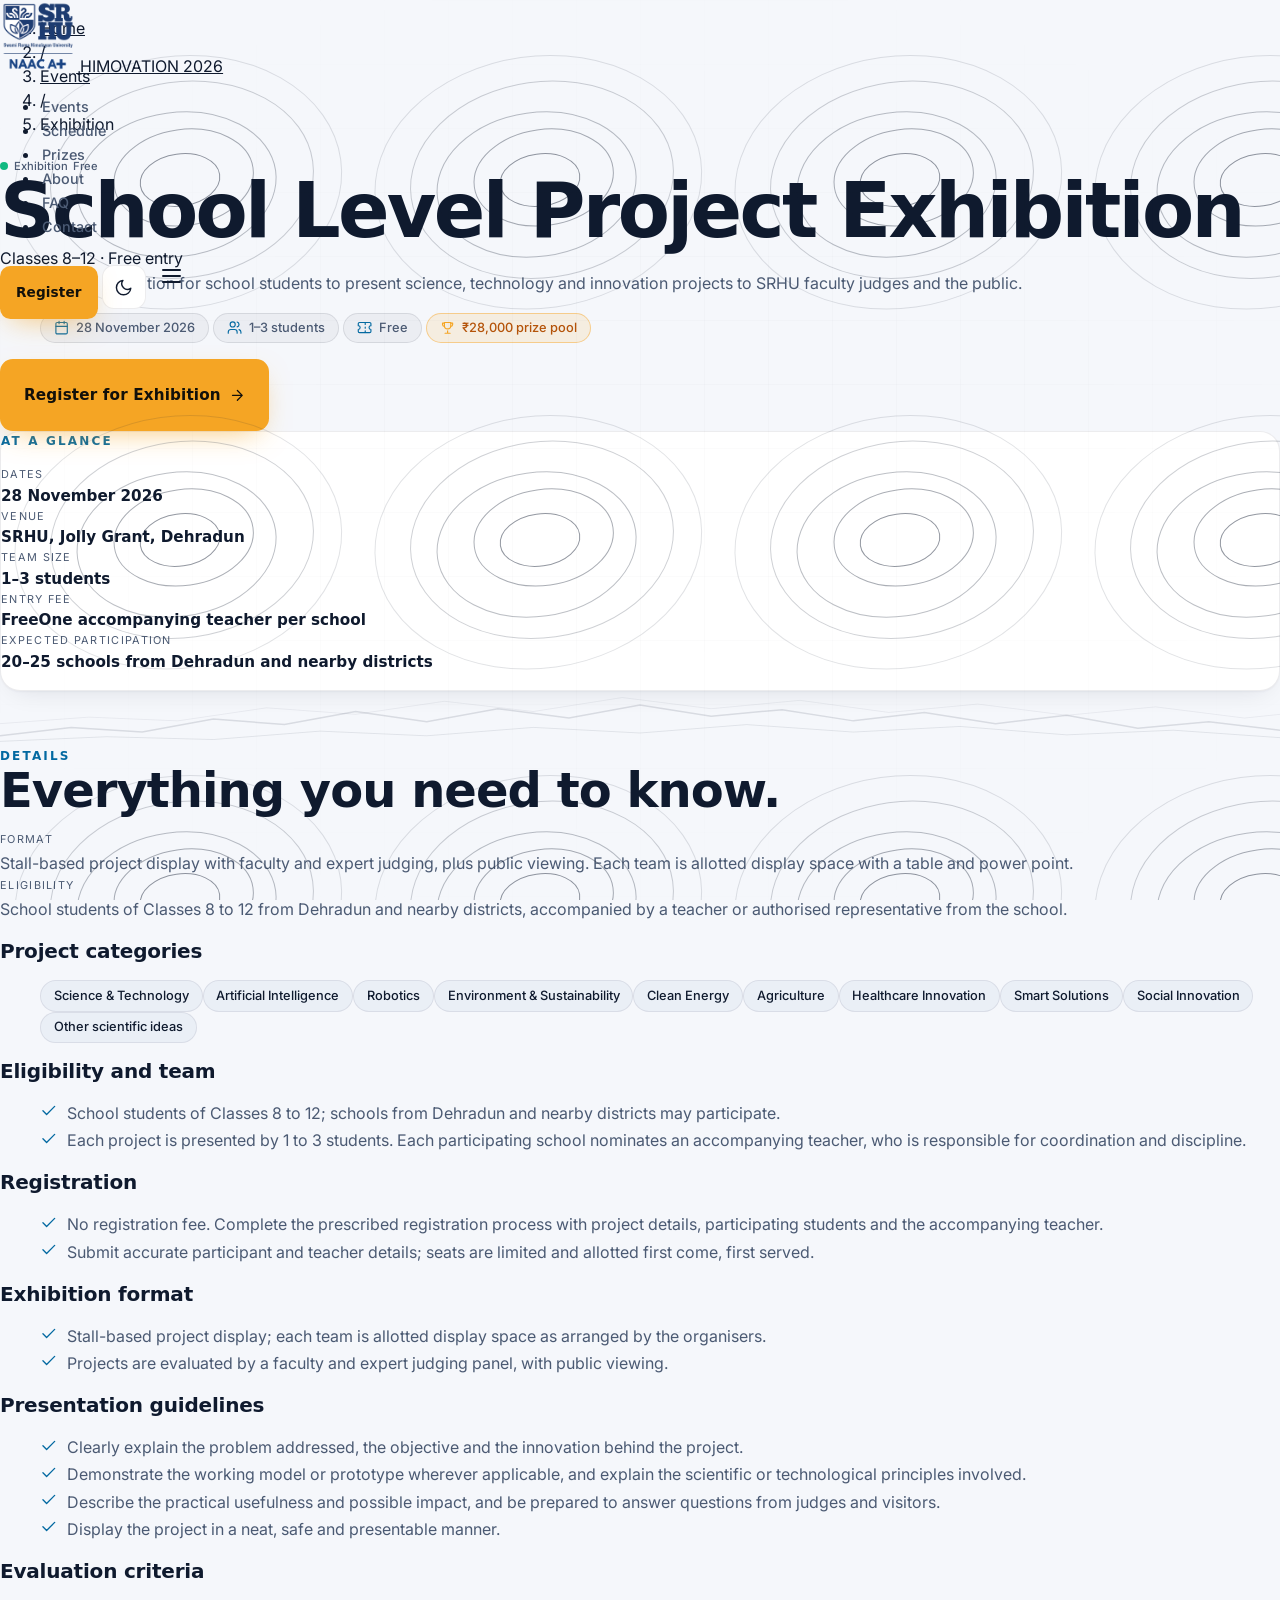
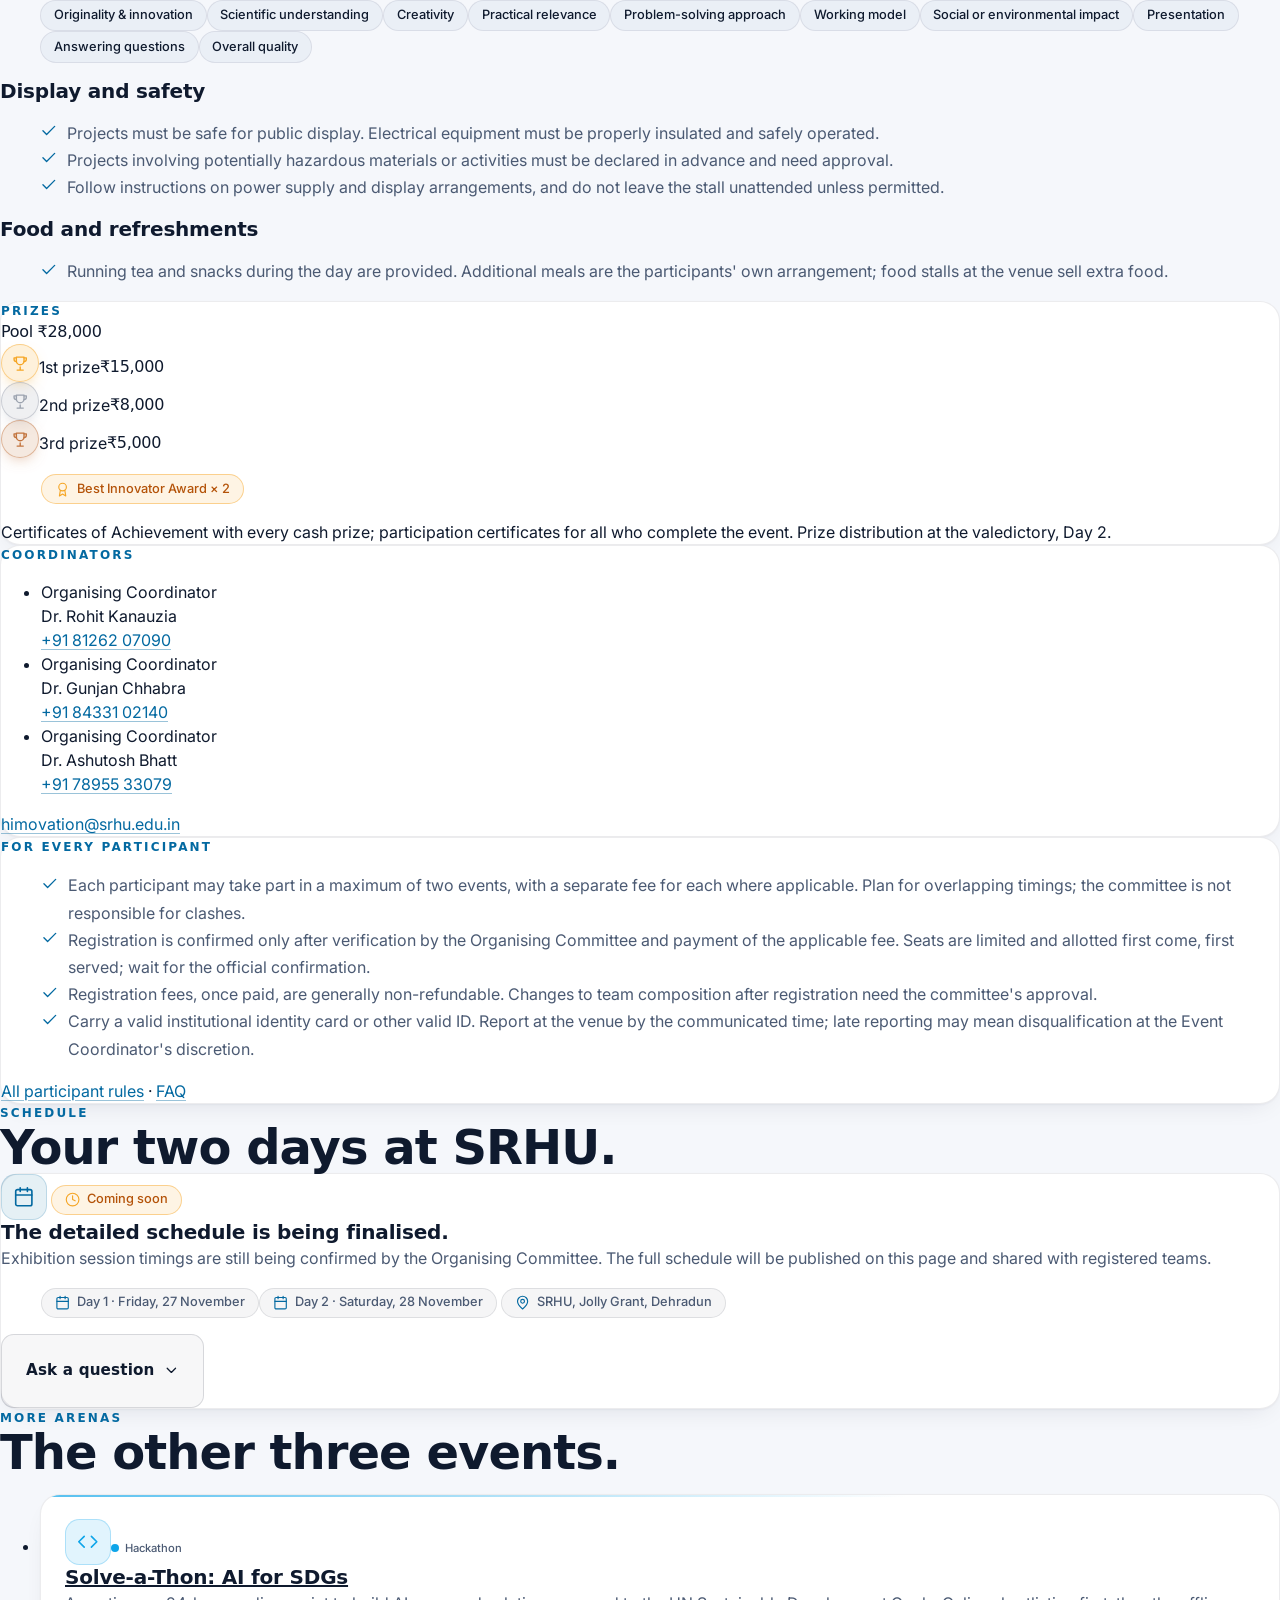
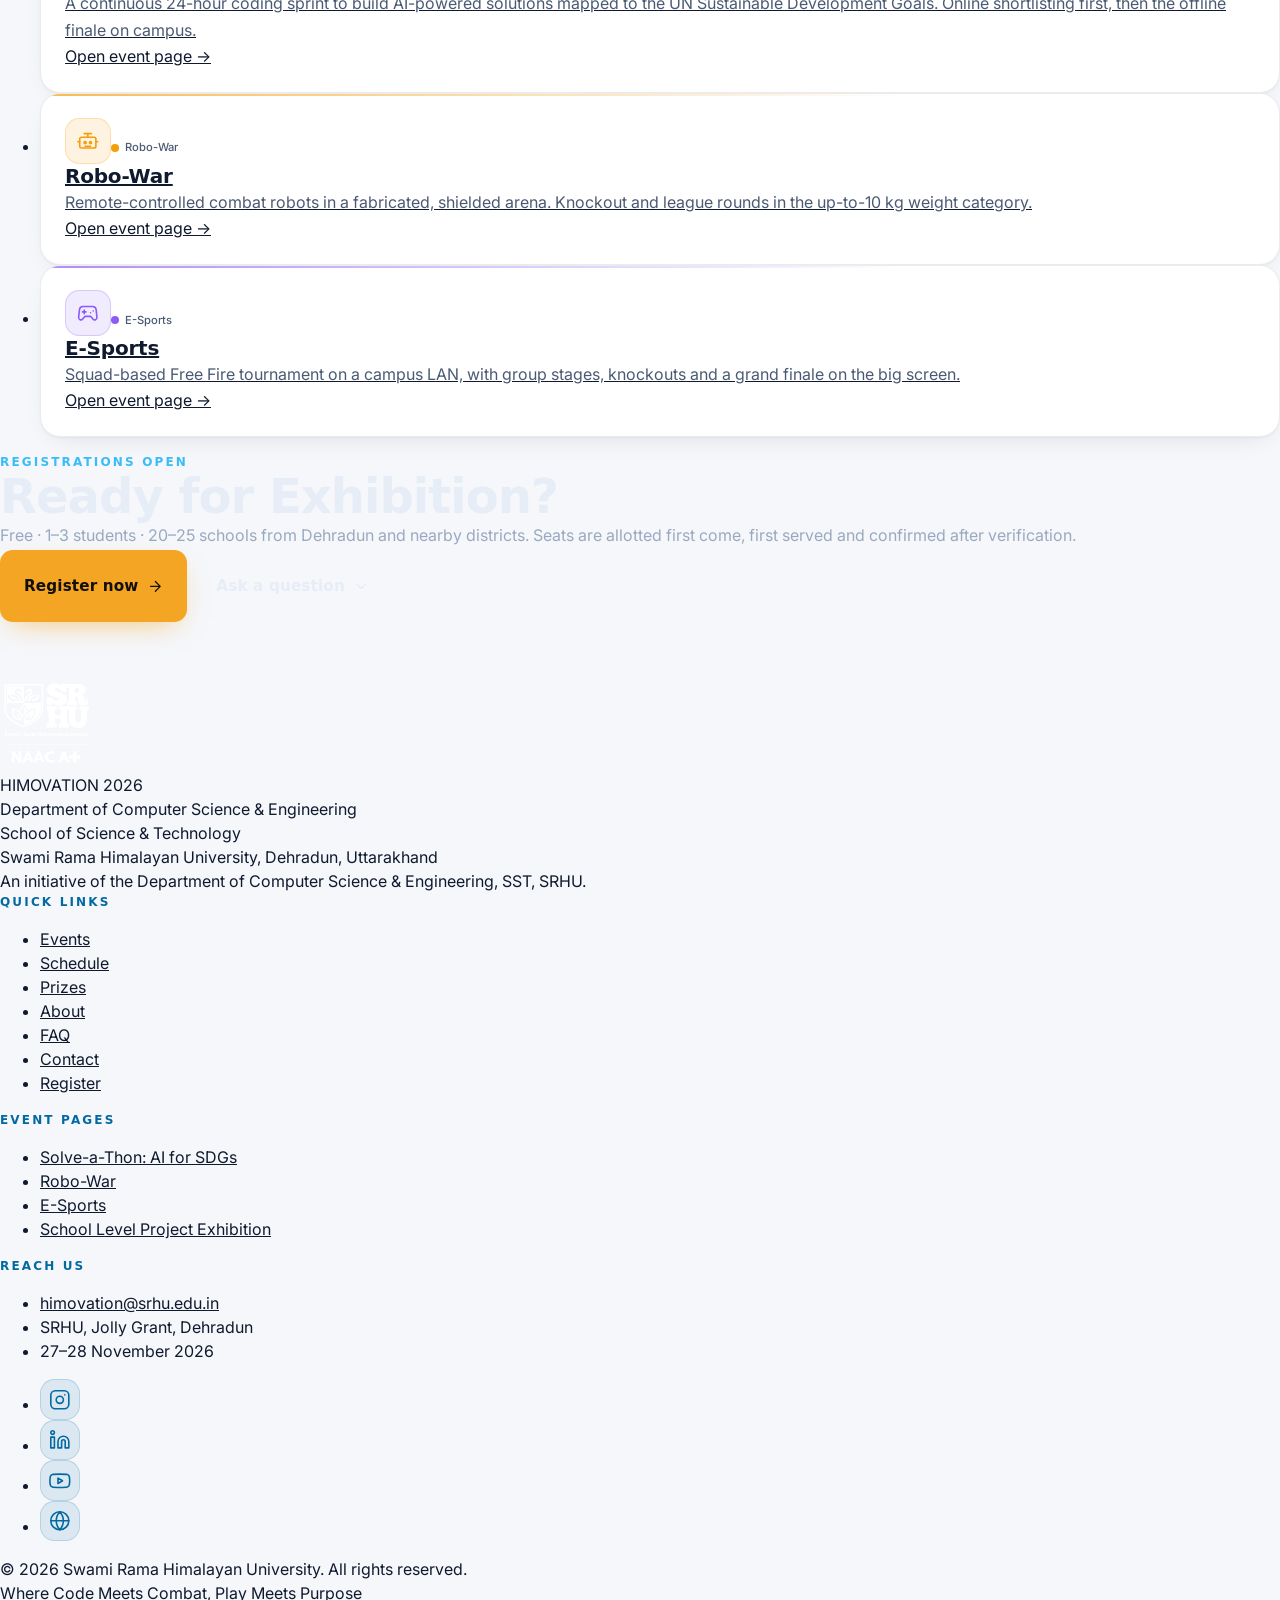
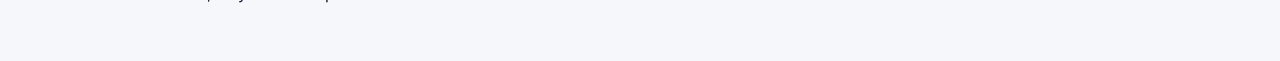
<file: exhibition.html>
﻿<!DOCTYPE html>
<html lang="en">
<head>
  <meta charset="utf-8">
  <meta name="viewport" content="width=device-width, initial-scale=1">
  <meta name="color-scheme" content="dark">
  <meta name="theme-color" content="#08080F">
  <title>School Level Project Exhibition · HIMOVATION 2026</title>
  <meta name="description" content="School Level Project Exhibition at HIMOVATION 2026, SRHU Dehradun. For Classes 8-12, free entry, prizes for best projects.">
  <link rel="canonical" href="https://aicentre-lab.github.io/Himovation/exhibition.html">
  <meta property="og:type" content="website">
  <meta property="og:site_name" content="HIMOVATION 2026 · SRHU">
  <meta property="og:title" content="School Level Project Exhibition · HIMOVATION 2026">
  <meta property="og:description" content="School Level Project Exhibition at HIMOVATION 2026, SRHU Dehradun. For Classes 8-12, free entry, prizes for best projects.">
  <meta property="og:url" content="https://aicentre-lab.github.io/Himovation/exhibition.html">
  <meta property="og:image" content="https://aicentre-lab.github.io/Himovation/assets/og-cover.png">
  <meta property="og:image:width" content="1200">
  <meta property="og:image:height" content="630">
  <meta name="twitter:card" content="summary_large_image">
  <link rel="icon" type="image/png" href="assets/favicon-96.png">

  <link rel="preconnect" href="https://fonts.googleapis.com">
  <link rel="preconnect" href="https://fonts.gstatic.com" crossorigin>
  <link href="https://fonts.googleapis.com/css2?family=Space+Grotesk:wght@500;600;700&family=Inter:wght@400;500;600&display=swap" rel="stylesheet">

  <link rel="stylesheet" href="assets/site.css">
</head>
<body data-page="event" data-event="exhibition">
  <a href="#main" class="skip-link">Skip to content</a>
  <div id="progress" aria-hidden="true"></div>
  <header id="site-header"></header>
  <div id="page">
    <!-- Rendered by renderEventPage() in assets/site.js from CONFIG.events (assets/config.js) -->
    <main id="main" tabindex="-1" data-render="event-page"></main>
    <footer id="site-footer" aria-labelledby="footer-title">
      <h2 id="footer-title" class="sr-only">Footer</h2>
      <div class="section-inner" style="padding-top:3.5rem;padding-bottom:3.5rem" data-render="footer"></div>
    </footer>
  </div>
  <button id="to-top" type="button" aria-label="Back to top">
    <svg viewBox="0 0 24 24" width="18" height="18" fill="none" stroke="currentColor" stroke-width="2" stroke-linecap="round" stroke-linejoin="round"><path d="m18 15-6-6-6 6"/></svg>
  </button>

  <script src="assets/config.js"></script>
  <script src="assets/site.js"></script>
</body>
</html>
</file>
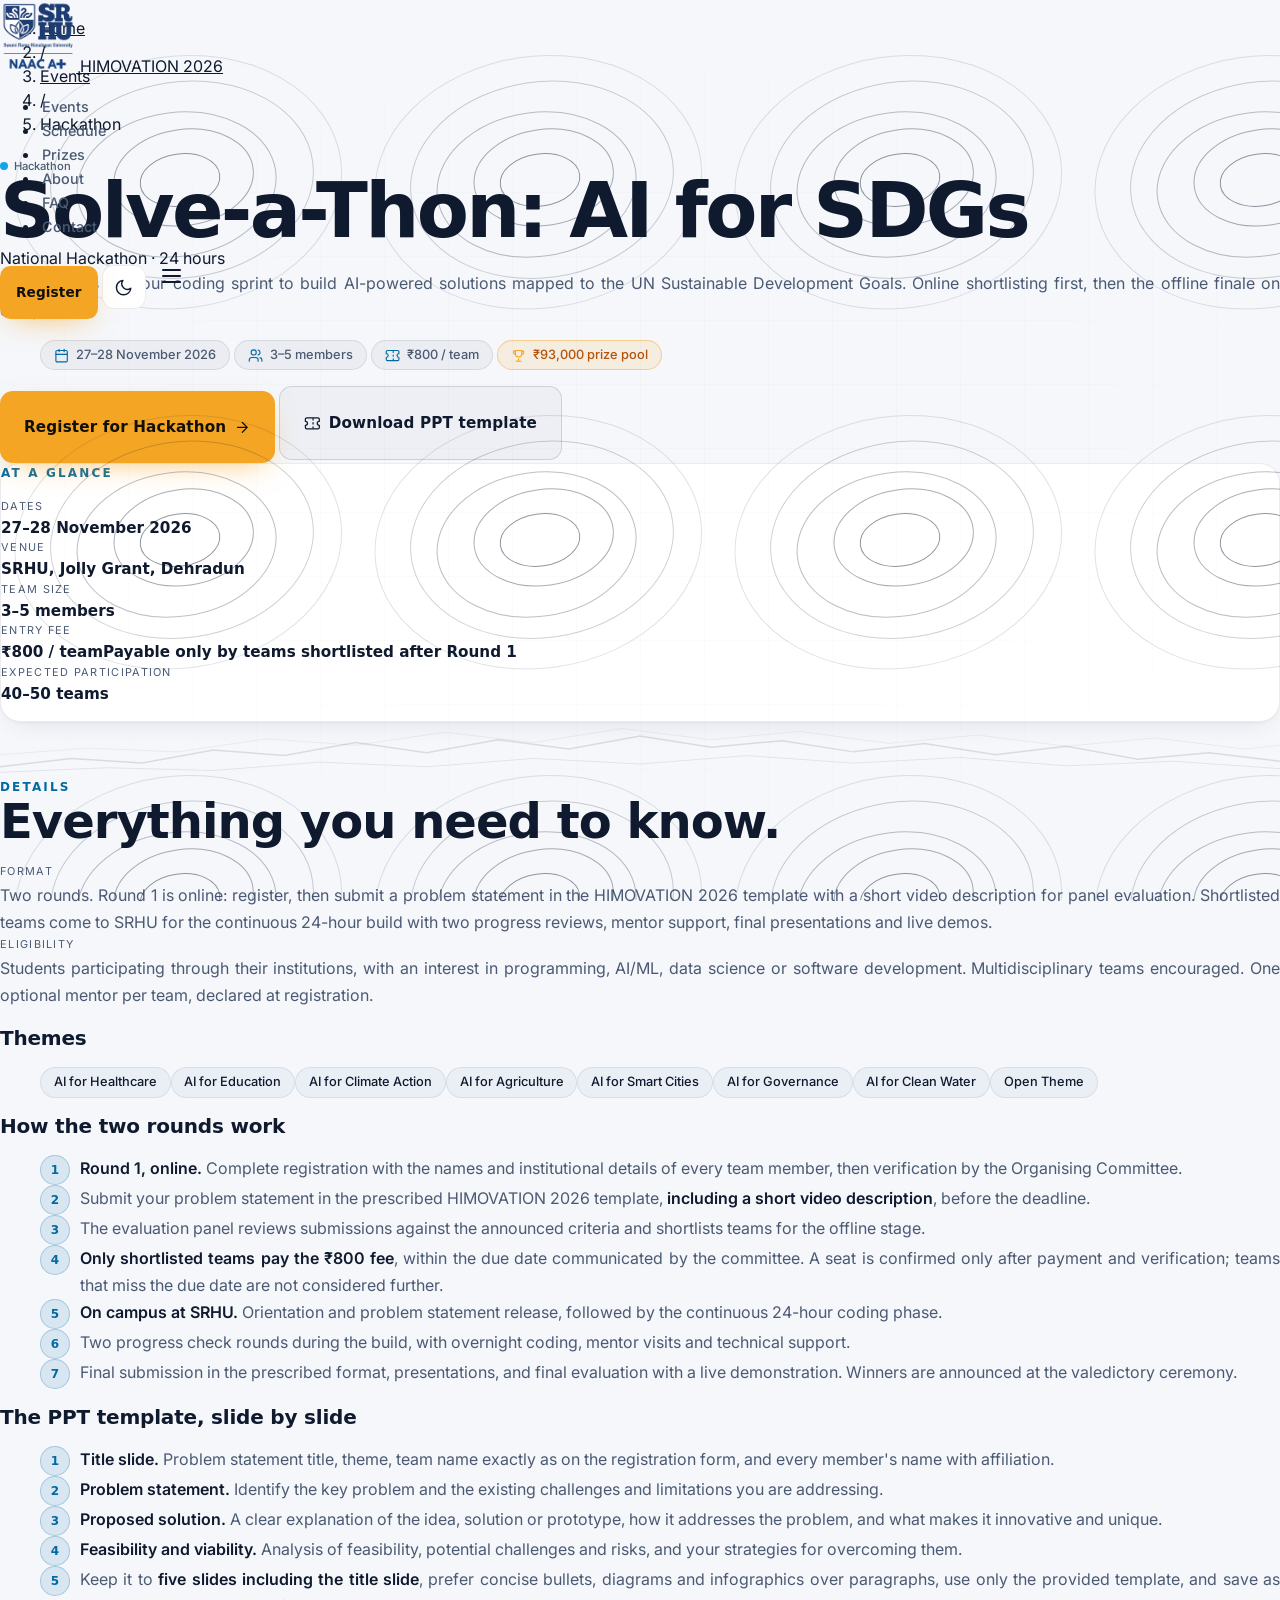
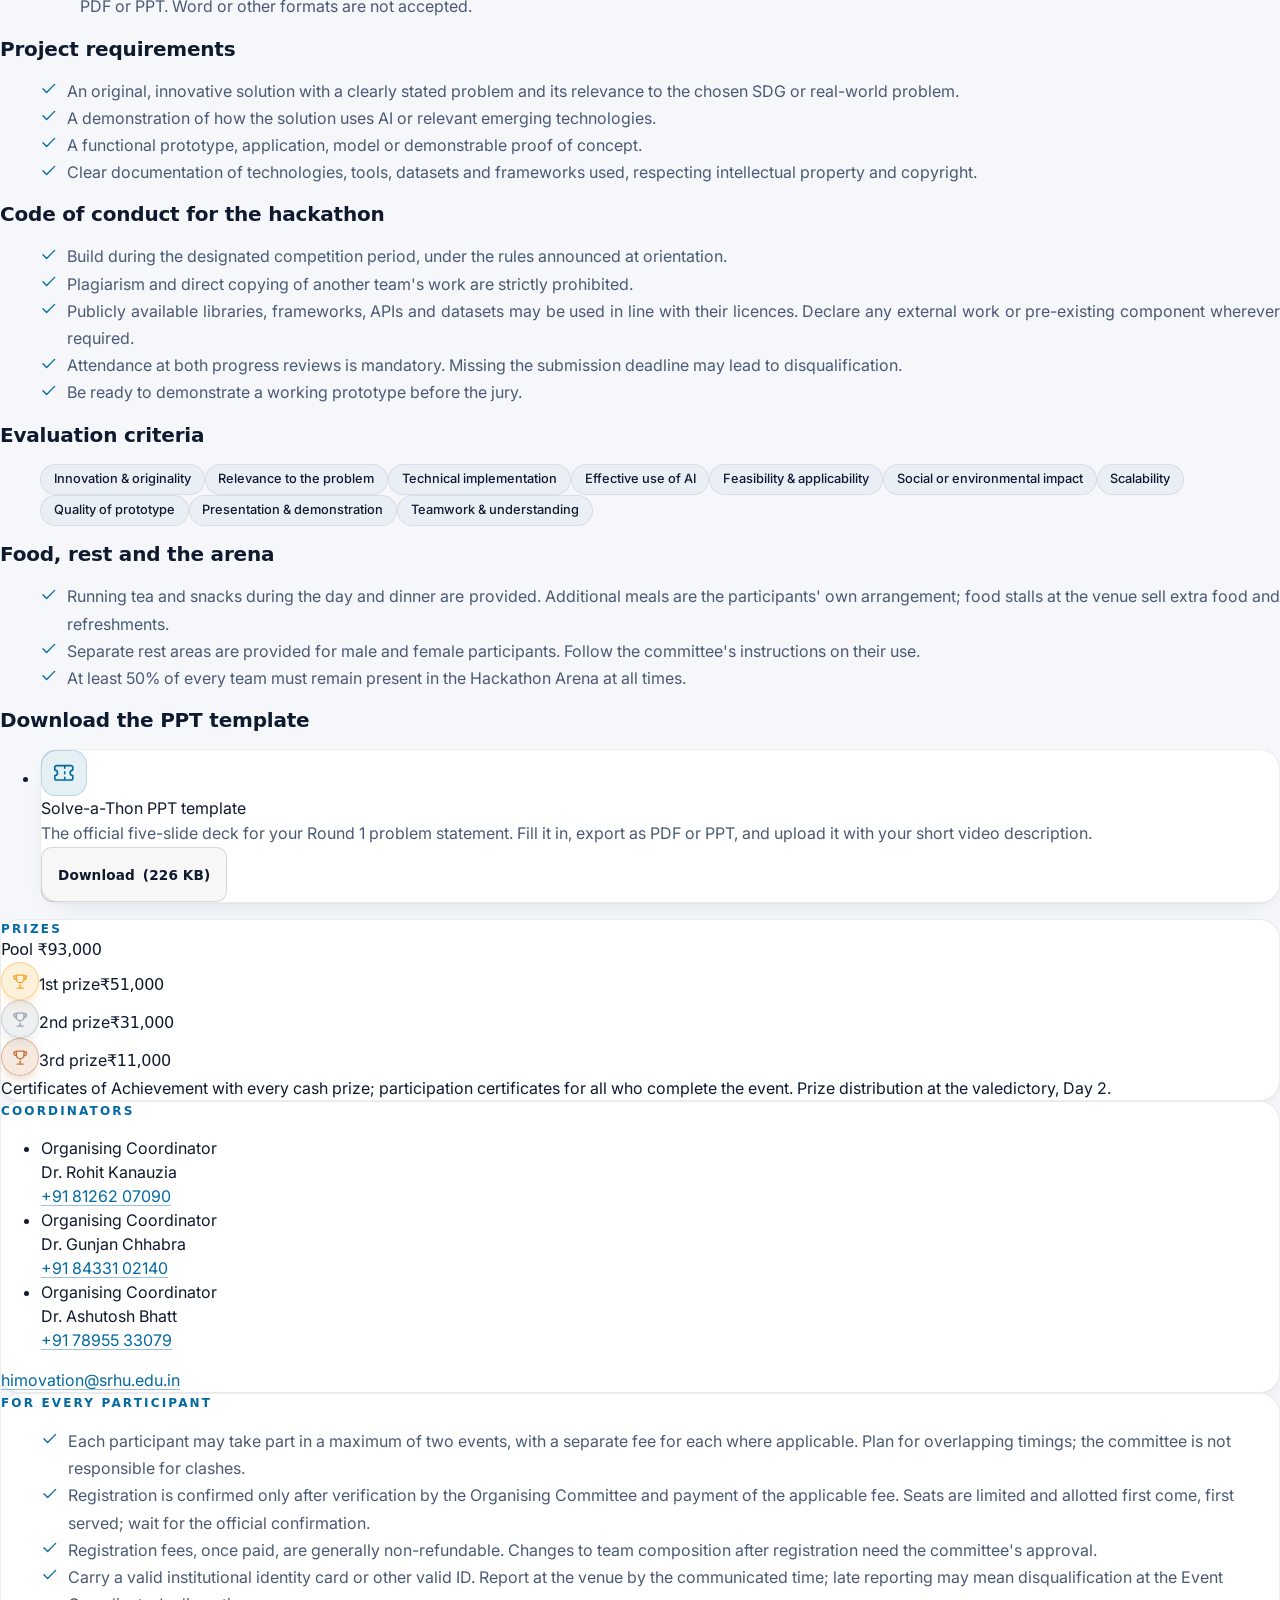
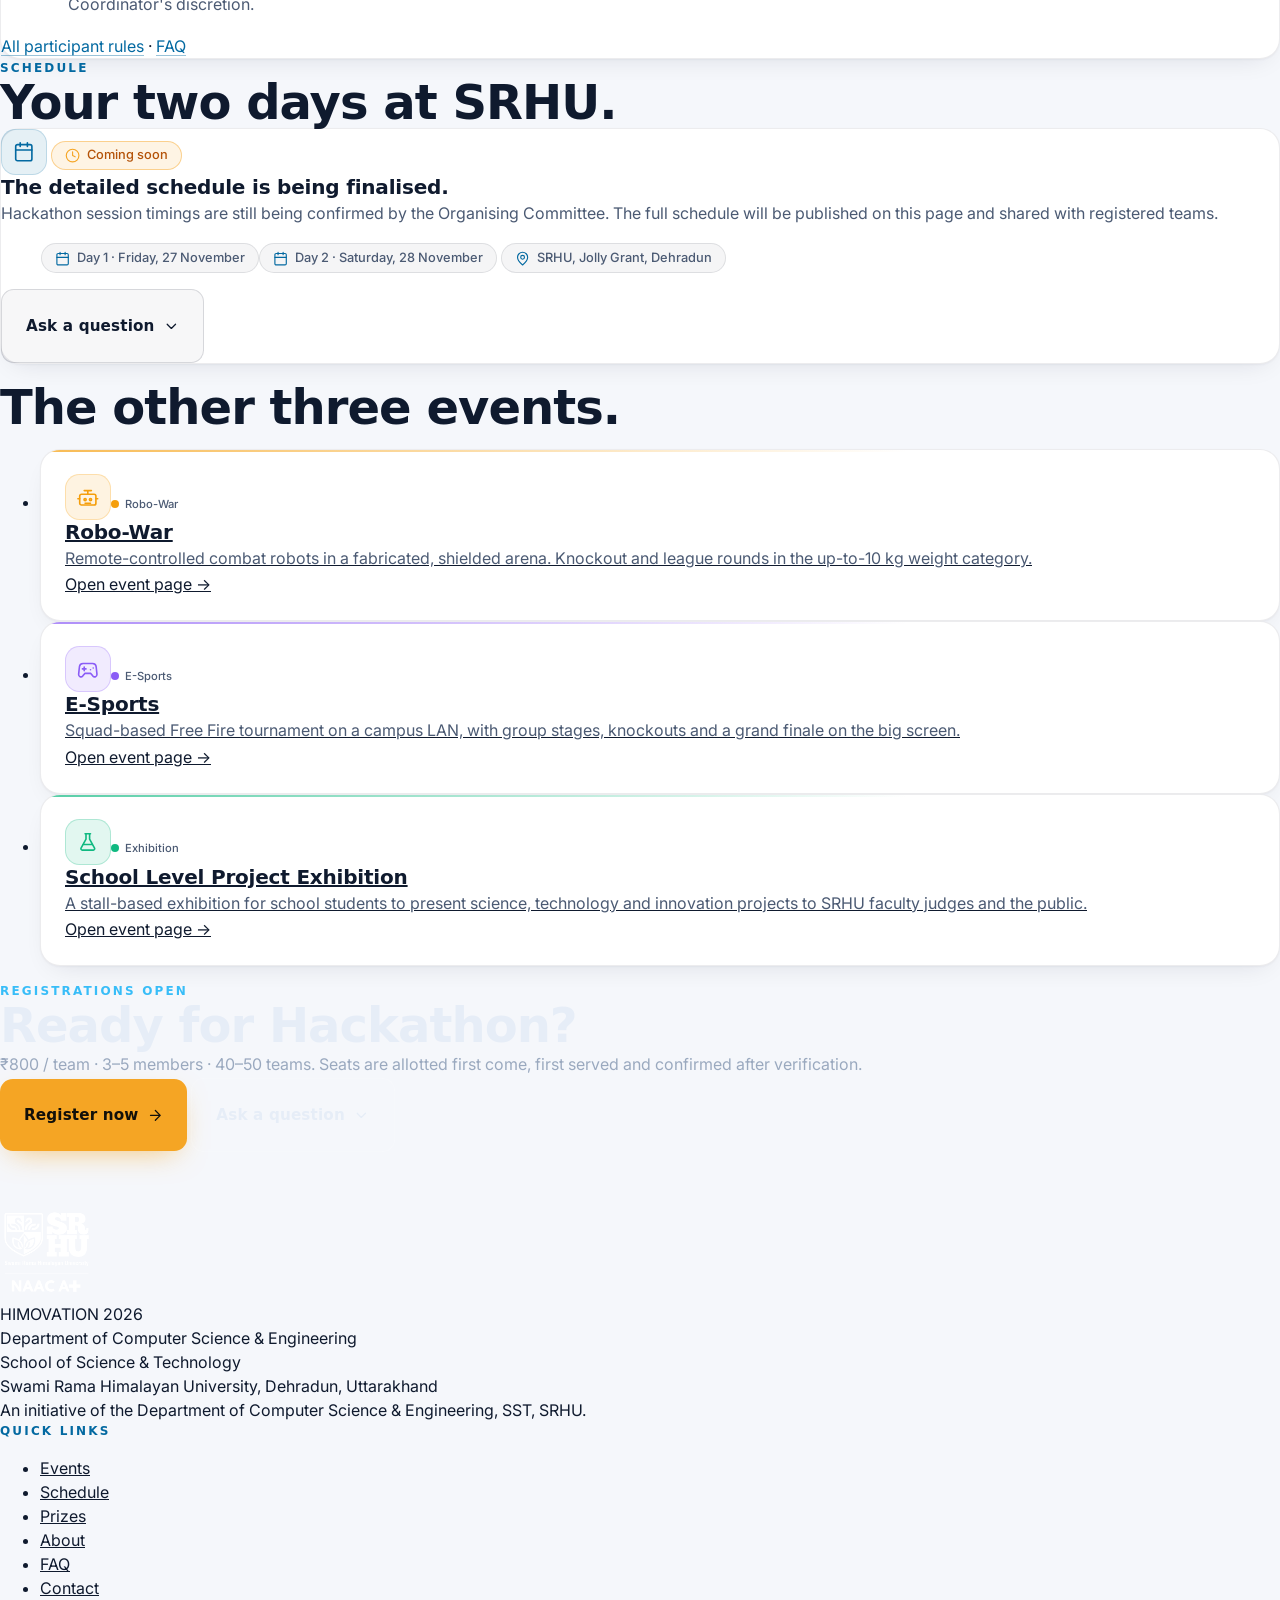
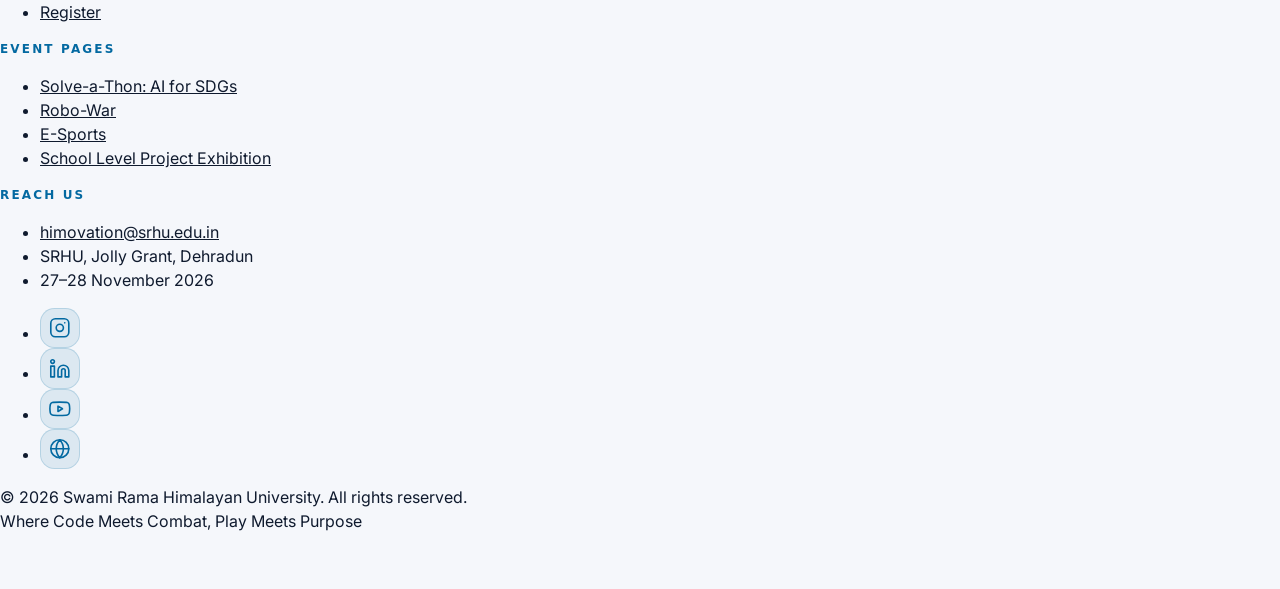
<file: hackathon.html>
﻿<!DOCTYPE html>
<html lang="en">
<head>
  <meta charset="utf-8">
  <meta name="viewport" content="width=device-width, initial-scale=1">
  <meta name="color-scheme" content="dark">
  <meta name="theme-color" content="#08080F">
  <title>Solve-a-Thon: AI for SDGs · HIMOVATION 2026</title>
  <meta name="description" content="Solve-a-Thon: AI for SDGs, the 24-hour national hackathon of HIMOVATION 2026 at SRHU Dehradun. Themes, two-round process, submission template, rules, evaluation criteria, prizes and coordinators.">
  <link rel="canonical" href="https://aicentre-lab.github.io/Himovation/hackathon.html">
  <meta property="og:type" content="website">
  <meta property="og:site_name" content="HIMOVATION 2026 · SRHU">
  <meta property="og:title" content="Solve-a-Thon: AI for SDGs · HIMOVATION 2026">
  <meta property="og:description" content="Solve-a-Thon: AI for SDGs, the 24-hour national hackathon of HIMOVATION 2026 at SRHU Dehradun. Themes, two-round process, submission template, rules, evaluation criteria, prizes and coordinators.">
  <meta property="og:url" content="https://aicentre-lab.github.io/Himovation/hackathon.html">
  <meta property="og:image" content="https://aicentre-lab.github.io/Himovation/assets/og-cover.png">
  <meta property="og:image:width" content="1200">
  <meta property="og:image:height" content="630">
  <meta name="twitter:card" content="summary_large_image">
  <link rel="icon" type="image/png" href="assets/favicon-96.png">

  <link rel="preconnect" href="https://fonts.googleapis.com">
  <link rel="preconnect" href="https://fonts.gstatic.com" crossorigin>
  <link href="https://fonts.googleapis.com/css2?family=Space+Grotesk:wght@500;600;700&family=Inter:wght@400;500;600&display=swap" rel="stylesheet">

  <link rel="stylesheet" href="assets/site.css">
</head>
<body data-page="event" data-event="hackathon">
  <a href="#main" class="skip-link">Skip to content</a>
  <div id="progress" aria-hidden="true"></div>
  <header id="site-header"></header>
  <div id="page">
    <!-- Rendered by renderEventPage() in assets/site.js from CONFIG.events (assets/config.js) -->
    <main id="main" tabindex="-1" data-render="event-page"></main>
    <footer id="site-footer" aria-labelledby="footer-title">
      <h2 id="footer-title" class="sr-only">Footer</h2>
      <div class="section-inner" style="padding-top:3.5rem;padding-bottom:3.5rem" data-render="footer"></div>
    </footer>
  </div>
  <button id="to-top" type="button" aria-label="Back to top">
    <svg viewBox="0 0 24 24" width="18" height="18" fill="none" stroke="currentColor" stroke-width="2" stroke-linecap="round" stroke-linejoin="round"><path d="m18 15-6-6-6 6"/></svg>
  </button>

  <script src="assets/config.js"></script>
  <script src="assets/site.js"></script>
</body>
</html>
</file>
<file: assets/site.css>
/* HIMOVATION 2026 — shared stylesheet (tokens, components, sections). Loaded by every page. */
/* ---------- Design tokens: light theme is the default ---------- */
:root {
  --c-base: 245 247 251;    /* #F5F7FB cool off-white page */
  --c-surface: 255 255 255; /* white bands and cards */
  --c-raised: 232 237 245;  /* #E8EDF5 chips, tabs, inputs */
  --c-brand: 13 54 104;     /* #0D3668 SRHU Prussian Blue */
  --c-ink: 15 26 46;        /* #0F1A2E text */
  --c-muted: 75 90 115;     /* #4B5A73 secondary text (7:1 on white) */
  --c-line: 15 23 42;       /* hairlines at low alpha */
  --c-accent: 3 105 161;    /* #0369A1 deep sky, links and eyebrows */
  --c-ember: 245 165 36;    /* #F5A524 warm CTA fill */
  --c-ember-ink: 180 83 9;  /* #B45309 warm text on light */
  --c-ok: 4 120 87;         /* #047857 */
  --c-err: 185 28 28;       /* #B91C1C */
  --card-bg: #FFFFFF;
  --card-border: rgb(15 23 42 / .08);
  --card-shadow: 0 1px 2px rgb(15 23 42 / .04), 0 10px 28px -14px rgb(15 23 42 / .14);
  --input-bg: #FFFFFF;
  --backdrop: rgb(15 23 42 / .45);
  --shadow-strong: rgb(15 23 42 / .16);
  --hero-tint: rgb(13 54 104 / .10);
  --hero-grad: linear-gradient(100deg, #0D3668 0%, #0369A1 50%, #D97706 100%);
  --header-h: 5rem;
  color-scheme: light;
}
/* Dark theme: toggled from the navbar, and used permanently on .theme-dark sections (footer, registration band) */
:root[data-theme="dark"], .theme-dark {
  --c-base: 7 11 20;        /* #070B14 midnight */
  --c-surface: 11 21 38;    /* #0B1526 */
  --c-raised: 18 33 66;     /* #122142 */
  --c-ink: 230 237 247;     /* #E6EDF7 */
  --c-muted: 154 169 191;   /* #9AA9BF */
  --c-line: 255 255 255;
  --c-accent: 56 189 248;   /* #38BDF8 glacier cyan */
  --c-ember-ink: 245 165 36;
  --c-ok: 110 231 183;
  --c-err: 252 165 165;
  --card-bg: rgb(255 255 255 / .035);
  --card-border: rgb(255 255 255 / .08);
  --card-shadow: none;
  --input-bg: rgb(18 33 66 / .55);
  --backdrop: rgb(7 11 20 / .72);
  --shadow-strong: rgb(0 0 0 / .8);
  --hero-tint: rgb(13 54 104 / .35);
  --hero-grad: linear-gradient(100deg, #38BDF8 0%, #7dd3fc 45%, #F5A524 100%);
  color-scheme: dark;
}
.theme-dark { color: rgb(var(--c-ink)); }
html { scroll-behavior: smooth; scroll-padding-top: calc(var(--header-h) + 1rem); -webkit-text-size-adjust: 100%; }
body {
  background: #F5F7FB; color: #0F1A2E;
  background: rgb(var(--c-base)); color: rgb(var(--c-ink));
  font-family: Inter, system-ui, sans-serif; font-size: 1rem; line-height: 1.5;
  margin: 0; min-height: 100vh; overflow-x: hidden;
  -webkit-font-smoothing: antialiased;
}
/* No-Tailwind fallback so the page stays readable if the CDN is blocked */
[hidden] { display: none !important; }
.sr-only { position: absolute; width: 1px; height: 1px; padding: 0; margin: -1px; overflow: hidden; clip: rect(0,0,0,0); white-space: nowrap; border: 0; }
img { max-width: 100%; height: auto; }
a { color: inherit; }
button { font: inherit; color: inherit; background: none; border: 0; cursor: pointer; }
h1, h2, h3, h4 { font-family: Sora, system-ui, sans-serif; text-wrap: balance; margin: 0; }
p { margin: 0; }

:focus-visible { outline: 2px solid rgb(var(--c-accent)); outline-offset: 3px; border-radius: 4px; }
::selection { background: rgb(var(--c-accent) / .35); }

/* ---------- Typography helpers ---------- */
.eyebrow { font-family: Sora, system-ui, sans-serif; font-size: .75rem; font-weight: 600; letter-spacing: .18em; text-transform: uppercase; color: rgb(var(--c-accent)); }
.h2 { font-family: Sora, system-ui, sans-serif; font-weight: 700; font-size: clamp(1.9rem, 4vw, 3rem); line-height: 1.06; letter-spacing: -.02em; }
.h3 { font-family: Sora, system-ui, sans-serif; font-weight: 600; font-size: 1.25rem; line-height: 1.25; letter-spacing: -.01em; }
.num { font-family: Sora, system-ui, sans-serif; font-variant-numeric: tabular-nums; letter-spacing: -.02em; }
.prose-muted { color: rgb(var(--c-muted)); line-height: 1.7; }
@media (min-width: 768px) { .prose-justify { text-align: justify; text-justify: inter-word; hyphens: auto; -webkit-hyphens: auto; } }
@media (min-width: 1024px) { .prose-justify-lg { text-align: justify; text-justify: inter-word; hyphens: auto; -webkit-hyphens: auto; } }
.prose-muted a, .link { color: rgb(var(--c-accent)); text-decoration: underline; text-underline-offset: 3px; text-decoration-color: rgb(var(--c-accent) / .4); }
.prose-muted a:hover, .link:hover { text-decoration-color: rgb(var(--c-accent)); }
.prose-muted strong { color: rgb(var(--c-ink)); font-weight: 600; }

/* ---------- Components ---------- */
.btn {
  position: relative; isolation: isolate; display: inline-flex; align-items: center; justify-content: center; gap: .5rem;
  min-height: 2.9rem; padding: .8rem 1.5rem; border-radius: .8rem;
  font-family: Sora, system-ui, sans-serif; font-weight: 600; font-size: .95rem; letter-spacing: .01em;
  text-decoration: none; white-space: nowrap; overflow: hidden;
  transition: transform .25s cubic-bezier(.2,.7,.2,1), box-shadow .25s, background-color .25s, border-color .25s, color .25s;
}
.btn-inner { display: inline-flex; align-items: center; gap: .5rem; transition: transform .35s cubic-bezier(.2,.7,.2,1); }
.btn svg { width: 1.1em; height: 1.1em; flex: none; }
.btn-primary { background: rgb(var(--c-ember)); color: #12100a; box-shadow: 0 10px 30px -12px rgb(var(--c-ember) / .7); }
.btn-primary::before {
  content: ""; position: absolute; inset: 0; z-index: -1; opacity: 0; transition: opacity .3s;
  background: radial-gradient(120px circle at var(--mx, 50%) var(--my, 50%), rgba(255,255,255,.45), transparent 70%);
}
.btn-primary:hover { background: #ffb43a; transform: translateY(-1px); box-shadow: 0 14px 34px -12px rgb(var(--c-ember) / .8); }
.btn-primary:hover::before { opacity: 1; }
.btn-ghost { color: rgb(var(--c-ink)); background: rgb(var(--c-line) / .03); border: 1px solid rgb(var(--c-line) / .14); }
.btn-ghost:hover { border-color: rgb(var(--c-accent) / .6); background: rgb(var(--c-accent) / .08); transform: translateY(-1px); }
.btn-sm { min-height: 2.3rem; padding: .5rem 1rem; font-size: .85rem; border-radius: .65rem; }
.btn-block { width: 100%; }
.btn-wrap { white-space: normal; text-align: center; }

.chip {
  display: inline-flex; align-items: center; gap: .45rem; padding: .4rem .8rem; border-radius: 999px;
  font-size: .8rem; font-weight: 500; line-height: 1; color: rgb(var(--c-muted));
  border: 1px solid rgb(var(--c-line) / .1); background: rgb(var(--c-line) / .04); white-space: nowrap;
}
.chip svg { width: .95rem; height: .95rem; flex: none; color: rgb(var(--c-accent)); }
.chip-ember { color: rgb(var(--c-ember-ink)); border-color: rgb(var(--c-ember) / .45); background: rgb(var(--c-ember) / .12); }
.chip-ember svg { color: rgb(var(--c-ember)); }
.chip-solid { background: rgb(var(--c-raised) / .8); border-color: rgb(var(--c-line) / .08); color: rgb(var(--c-ink)); }
.chip-wrap { white-space: normal; line-height: 1.3; text-align: left; max-width: 100%; }

.glass { background: var(--card-bg); border: 1px solid var(--card-border); border-radius: 1.25rem; box-shadow: var(--card-shadow); }
.glass-blur { backdrop-filter: blur(14px); -webkit-backdrop-filter: blur(14px); }
.hairline { border-color: rgb(var(--c-line) / .08); }
.dot { display: inline-block; width: .55rem; height: .55rem; border-radius: 50%; background: var(--track, rgb(var(--c-accent))); box-shadow: 0 0 0 3px color-mix(in srgb, var(--track, #38BDF8) 22%, transparent); flex: none; }

.icon-btn { display: inline-flex; align-items: center; justify-content: center; width: 2.75rem; height: 2.75rem; border-radius: .75rem; border: 1px solid var(--card-border); background: var(--card-bg); color: rgb(var(--c-ink)); transition: border-color .2s, background-color .2s; }
.icon-btn:hover { border-color: rgb(var(--c-accent) / .6); }
.icon-btn svg { width: 1.2rem; height: 1.2rem; }
.icon-tile { display: inline-flex; align-items: center; justify-content: center; width: 2.75rem; height: 2.75rem; border-radius: .9rem; background: rgb(var(--c-accent) / .1); color: rgb(var(--c-accent)); border: 1px solid rgb(var(--c-accent) / .18); }
.icon-tile svg { width: 1.35rem; height: 1.35rem; }

/* ---------- Header / nav ---------- */
#progress { position: fixed; top: 0; left: 0; z-index: 60; height: 2px; width: 100%; transform-origin: 0 50%; transform: scaleX(0); background: linear-gradient(90deg, rgb(var(--c-accent)), rgb(var(--c-ember))); pointer-events: none; }
#site-header { position: fixed; top: 0; left: 0; right: 0; z-index: 50; height: var(--header-h); transition: background-color .35s, border-color .35s, box-shadow .35s; border-bottom: 1px solid transparent; }
#site-header.is-scrolled { background: rgb(var(--c-base) / .78); backdrop-filter: blur(16px); -webkit-backdrop-filter: blur(16px); border-bottom-color: rgb(var(--c-line) / .07); box-shadow: 0 10px 40px -20px var(--shadow-strong); }
.nav-link { position: relative; padding: .5rem .15rem; font-size: .9rem; font-weight: 500; color: rgb(var(--c-muted)); text-decoration: none; transition: color .2s; }
.nav-link::after { content: ""; position: absolute; left: 0; right: 0; bottom: .1rem; height: 2px; border-radius: 2px; background: rgb(var(--c-accent)); transform: scaleX(0); transform-origin: 0 50%; transition: transform .25s cubic-bezier(.2,.7,.2,1); }
.nav-link:hover { color: rgb(var(--c-ink)); }
.nav-link[aria-current="true"] { color: rgb(var(--c-ink)); }
.nav-link[aria-current="true"]::after { transform: scaleX(1); }
.logo-plate { display: inline-flex; align-items: center; height: 4.5rem; }
.logo-plate img { height: 100%; width: auto; display: block; }
.wordmark { font-family: Sora, system-ui, sans-serif; font-weight: 800; letter-spacing: .12em; font-size: 1.25rem; }

.hamburger { position: relative; width: 2.75rem; height: 2.75rem; border-radius: .75rem; display: inline-flex; align-items: center; justify-content: center; }
.hamburger span { position: absolute; left: .8rem; right: .8rem; height: 2px; border-radius: 2px; background: rgb(var(--c-ink)); transition: transform .3s cubic-bezier(.2,.7,.2,1), opacity .2s; }
.hamburger span:nth-child(1) { transform: translateY(-6px); }
.hamburger span:nth-child(3) { transform: translateY(6px); }
.hamburger.is-open span:nth-child(1) { transform: rotate(45deg); }
.hamburger.is-open span:nth-child(2) { opacity: 0; transform: scaleX(.2); }
.hamburger.is-open span:nth-child(3) { transform: rotate(-45deg); }

#mobile-menu { position: fixed; inset: 0; z-index: 40; padding-top: var(--header-h); background: rgb(var(--c-base) / .96); backdrop-filter: blur(18px); -webkit-backdrop-filter: blur(18px); opacity: 0; transform: translateY(-10px); transition: opacity .28s, transform .28s cubic-bezier(.2,.7,.2,1); overflow-y: auto; }
#mobile-menu.is-open { opacity: 1; transform: none; }
.menu-link { display: block; padding: .9rem 0; font-family: Sora, system-ui, sans-serif; font-size: 1.75rem; font-weight: 600; letter-spacing: -.01em; color: rgb(var(--c-ink)); text-decoration: none; border-bottom: 1px solid rgb(var(--c-line) / .07); }
.menu-link[aria-current="true"] { color: rgb(var(--c-accent)); }

/* ---------- Hero ---------- */
#hero { min-height: 100vh; min-height: 100svh; }
#ridge-canvas { position: absolute; inset: 0; width: 100%; height: 100%; display: block; }
.hero-vignette { position: absolute; inset: 0; background:
  radial-gradient(70% 55% at 50% 40%, var(--hero-tint), transparent 70%),
  radial-gradient(60% 40% at 50% 100%, rgb(var(--c-base) / .95), transparent 70%),
  linear-gradient(to bottom, rgb(var(--c-base) / .55), rgb(var(--c-base) / .1) 30%, rgb(var(--c-base) / .85)); }
.hero-grid { position: absolute; inset: 0; opacity: .35; background-image: linear-gradient(rgb(var(--c-line) / .05) 1px, transparent 1px), linear-gradient(90deg, rgb(var(--c-line) / .05) 1px, transparent 1px); background-size: 64px 64px; mask-image: radial-gradient(70% 60% at 50% 50%, #000 30%, transparent 100%); -webkit-mask-image: radial-gradient(70% 60% at 50% 50%, #000 30%, transparent 100%); }
.hero-title { font-family: Sora, system-ui, sans-serif; font-weight: 800; font-size: clamp(2.9rem, 10.5vw, 8rem); line-height: .92; letter-spacing: -.035em; }
.hero-year { background: var(--hero-grad); -webkit-background-clip: text; background-clip: text; color: transparent; }
.countdown { display: grid; grid-template-columns: repeat(4, minmax(0, 1fr)); gap: .5rem; }
.cd-tile { text-align: center; padding: .7rem .25rem .6rem; border-radius: .9rem; background: var(--card-bg); border: 1px solid var(--card-border); box-shadow: var(--card-shadow); }
.cd-num { display: block; font-family: Sora, system-ui, sans-serif; font-weight: 700; font-size: clamp(1.6rem, 5vw, 2.4rem); line-height: 1; font-variant-numeric: tabular-nums; letter-spacing: -.02em; }
.cd-label { display: block; margin-top: .35rem; font-size: .65rem; letter-spacing: .14em; text-transform: uppercase; color: rgb(var(--c-muted)); }
.live-dot { width: .6rem; height: .6rem; border-radius: 50%; background: #34d399; box-shadow: 0 0 0 0 rgba(52,211,153,.6); animation: livepulse 1.8s ease-out infinite; }
@keyframes livepulse { 0% { box-shadow: 0 0 0 0 rgba(52,211,153,.55); } 100% { box-shadow: 0 0 0 12px rgba(52,211,153,0); } }
.scroll-cue { width: 1.5rem; height: 2.4rem; border-radius: 999px; border: 1px solid rgb(var(--c-line) / .25); position: relative; }
.scroll-cue::after { content: ""; position: absolute; left: 50%; top: .5rem; width: 3px; height: .55rem; margin-left: -1.5px; border-radius: 2px; background: rgb(var(--c-accent)); animation: cue 1.8s ease-in-out infinite; }
@keyframes cue { 0%, 100% { transform: translateY(0); opacity: 1; } 60% { transform: translateY(.8rem); opacity: 0; } }

/* ---------- Ridge dividers ---------- */
.divider { display: block; width: 100%; height: 2.5rem; color: rgb(var(--c-line) / .12); }
@media (min-width: 768px) { .divider { height: 3.5rem; } }
.divider.flip { transform: scaleX(-1); }

/* ---------- Reveal ---------- */
.js-reveal .reveal { opacity: 0; transform: translateY(16px); transition: opacity .38s ease, transform .42s cubic-bezier(.2,.7,.2,1); transition-delay: calc(var(--i, 0) * 55ms); }
.js-reveal .reveal.is-visible { opacity: 1; transform: none; }

/* ---------- Stats ---------- */
.stat-cell { padding: 1.5rem 1rem; }
.stat-num { white-space: nowrap; font-family: Sora, system-ui, sans-serif; font-weight: 700; font-size: clamp(2rem, 4.5vw, 3rem); line-height: 1; letter-spacing: -.03em; font-variant-numeric: tabular-nums; }

/* ---------- Bento ---------- */
.bento { display: grid; gap: 1rem; grid-template-columns: minmax(0, 1fr); }
@media (min-width: 640px) {
  .bento { grid-template-columns: repeat(2, minmax(0, 1fr)); grid-template-areas: "a a" "b c" "d d"; }
  .bento [data-slot="a"] { grid-area: a; } .bento [data-slot="b"] { grid-area: b; }
  .bento [data-slot="c"] { grid-area: c; } .bento [data-slot="d"] { grid-area: d; }
}
@media (min-width: 1024px) {
  .bento { grid-template-columns: repeat(4, minmax(0, 1fr)); grid-template-areas: "a a b c" "a a d d"; }
}
.bento-card {
  position: relative; isolation: isolate; overflow: hidden; display: flex; flex-direction: column;
  padding: 1.5rem; border-radius: 1.25rem; cursor: pointer;
  background: var(--card-bg);
  border: 1px solid var(--card-border); box-shadow: var(--card-shadow);
  transition: transform .35s cubic-bezier(.2,.7,.2,1), border-color .35s, box-shadow .35s;
}
.bento-card::before { content: ""; position: absolute; left: 0; right: 0; top: 0; height: 2px; background: linear-gradient(90deg, var(--track), transparent 70%); opacity: .7; }
.bento-card::after { content: ""; position: absolute; inset: 0; z-index: -1; opacity: 0; transition: opacity .35s; pointer-events: none;
  background: radial-gradient(420px circle at var(--mx, 50%) var(--my, 30%), color-mix(in srgb, var(--track) 16%, transparent), transparent 65%); }
.bento-card:hover, .bento-card:focus-within { transform: translateY(-4px); border-color: color-mix(in srgb, var(--track) 45%, transparent); box-shadow: 0 24px 60px -30px color-mix(in srgb, var(--track) 55%, transparent); }
.bento-card:hover::after, .bento-card:focus-within::after { opacity: 1; }
.bento-icon { transition: transform .4s cubic-bezier(.2,.7,.2,1); transform: translate(var(--px, 0px), var(--py, 0px)); }
.bento-watermark { position: absolute; right: 1.1rem; top: .6rem; font-family: Sora, system-ui, sans-serif; font-weight: 800; font-size: 4.5rem; line-height: 1; color: rgb(var(--c-line) / .045); letter-spacing: -.05em; pointer-events: none; }
.fact { display: flex; flex-direction: column; gap: .15rem; }
.fact dt { font-size: .68rem; letter-spacing: .12em; text-transform: uppercase; color: rgb(var(--c-muted)); }
.fact dd { margin: 0; font-family: Sora, system-ui, sans-serif; font-weight: 600; font-size: .95rem; font-variant-numeric: tabular-nums; }
.fact dd.fact-text { font-family: Inter, system-ui, sans-serif; font-weight: 400; font-size: .95rem; font-variant-numeric: normal; line-height: 1.7; color: rgb(var(--c-muted)); }
@media (min-width: 768px) { .fact dd.fact-text { font-size: 1rem; } }

/* ---------- Podium ---------- */
.podium { display: grid; grid-template-columns: repeat(3, minmax(0, 1fr)); gap: .6rem; align-items: end; }
.podium-medal { display: inline-flex; align-items: center; justify-content: center; width: 2.25rem; height: 2.25rem; border-radius: 50%; color: var(--medal); background: color-mix(in srgb, var(--medal) 16%, transparent); border: 1px solid color-mix(in srgb, var(--medal) 45%, transparent); box-shadow: 0 6px 16px -8px color-mix(in srgb, var(--medal) 70%, transparent); }
.podium-medal svg { width: 1.15rem; height: 1.15rem; }
.podium-bar { border-radius: .7rem .7rem .35rem .35rem; background: linear-gradient(to top, color-mix(in srgb, var(--track) 8%, rgb(var(--c-raised))), color-mix(in srgb, var(--track) 38%, rgb(var(--c-raised)))); border: 1px solid color-mix(in srgb, var(--track) 30%, transparent); border-bottom: 0; display: flex; align-items: flex-end; justify-content: center; padding-bottom: .5rem; font-family: Sora, system-ui, sans-serif; font-weight: 700; font-size: .8rem; color: rgb(var(--c-ink)); }

/* ---------- Schedule / timeline ---------- */
.tab { position: relative; padding: .7rem 1.2rem; border-radius: .8rem; font-family: Sora, system-ui, sans-serif; font-weight: 600; font-size: .95rem; color: rgb(var(--c-muted)); transition: color .2s, background-color .2s; }
.tab[aria-selected="true"] { color: rgb(var(--c-ink)); background: rgb(var(--c-raised) / .85); box-shadow: inset 0 0 0 1px rgb(var(--c-line) / .08); }
.tab small { display: block; font-family: Inter, system-ui, sans-serif; font-weight: 400; font-size: .75rem; color: rgb(var(--c-muted)); }
.legend-btn { display: inline-flex; align-items: center; gap: .45rem; padding: .4rem .75rem; border-radius: 999px; font-size: .8rem; color: rgb(var(--c-muted)); border: 1px solid rgb(var(--c-line) / .1); transition: all .2s; }
.legend-btn[aria-pressed="true"] { color: rgb(var(--c-ink)); border-color: color-mix(in srgb, var(--track, #38BDF8) 55%, transparent); background: color-mix(in srgb, var(--track, #38BDF8) 12%, transparent); }
.tl { position: relative; list-style: none; margin: 0; padding: 0; display: flex; flex-direction: column; gap: .75rem; }
.tl::before { content: ""; position: absolute; top: .5rem; bottom: .5rem; left: .9rem; width: 2px; background: linear-gradient(to bottom, rgb(var(--c-accent) / .55), rgb(var(--c-accent) / .08)); }
.tl-row { position: relative; padding-left: 2.6rem; transition: opacity .25s; }
.tl-row.is-dim { opacity: .28; }
.tl-node { position: absolute; left: calc(.9rem - 5px); top: 1.15rem; width: 12px; height: 12px; border-radius: 50%; background: var(--track); box-shadow: 0 0 0 4px rgb(var(--c-base)), 0 0 0 6px color-mix(in srgb, var(--track) 30%, transparent); }
.tl-card { position: relative; padding: .9rem 1.1rem; border-radius: 1rem; background: var(--card-bg); border: 1px solid var(--card-border); box-shadow: var(--card-shadow); border-left: 2px solid var(--track); }
.tl-row.is-milestone .tl-card { background: rgb(var(--c-ember) / .07); border-color: rgb(var(--c-ember) / .25); border-left-color: rgb(var(--c-ember)); }
.tl-time { font-family: Sora, system-ui, sans-serif; font-variant-numeric: tabular-nums; font-size: .75rem; font-weight: 600; letter-spacing: .04em; color: rgb(var(--c-accent)); }
.tl-row.is-milestone .tl-time { color: rgb(var(--c-ember-ink)); }
.badge { display: inline-flex; align-items: center; gap: .35rem; font-size: .7rem; font-weight: 500; color: rgb(var(--c-muted)); }
.badge i { width: .5rem; height: .5rem; border-radius: 50%; background: var(--track); display: inline-block; }
@media (min-width: 768px) {
  .tl { gap: 0; }
  .tl::before { left: 50%; margin-left: -1px; }
  .tl-row { width: 50%; padding-left: 0; }
  .tl-row.is-left { padding-right: 2.25rem; }
  .tl-row.is-right { margin-left: 50%; padding-left: 2.25rem; margin-top: -1.6rem; }
  .tl-row + .tl-row.is-left { margin-top: .9rem; }
  .tl-row.is-left .tl-node { left: auto; right: -6px; }
  .tl-row.is-right .tl-node { left: -6px; }
  .tl-row.is-left .tl-card { border-left: 1px solid var(--card-border); border-right: 2px solid var(--track); }
  .tl-row.is-milestone.is-left .tl-card { border-left-color: rgb(var(--c-ember) / .25); border-right-color: rgb(var(--c-ember)); }
  /* event pages: one spine on the left at every width */
  .tl-compact { gap: .75rem; }
  .tl-compact::before { left: .9rem; margin-left: 0; }
  .tl-compact .tl-row { width: 100%; padding-left: 2.6rem; padding-right: 0; margin-left: 0; margin-top: 0; }
  .tl-compact .tl-node { left: calc(.9rem - 5px); right: auto; }
}

/* ---------- FAQ ---------- */
.faq-btn { display: flex; width: 100%; align-items: center; justify-content: space-between; gap: 1rem; padding: 1.1rem 0; text-align: left; font-family: Sora, system-ui, sans-serif; font-weight: 600; font-size: 1.02rem; line-height: 1.35; color: rgb(var(--c-ink)); }
.faq-btn svg { flex: none; width: 1.25rem; height: 1.25rem; color: rgb(var(--c-accent)); transition: transform .3s cubic-bezier(.2,.7,.2,1); }
.faq-btn[aria-expanded="true"] svg { transform: rotate(180deg); }
.faq-panel { display: grid; grid-template-rows: 0fr; transition: grid-template-rows .32s cubic-bezier(.2,.7,.2,1); }
.faq-panel.is-open { grid-template-rows: 1fr; }
.faq-panel > div { overflow: hidden; }

/* ---------- Contact form ---------- */
.field { display: flex; flex-direction: column; gap: .4rem; }
.field label { font-size: .85rem; font-weight: 500; color: rgb(var(--c-ink)); }
.input { width: 100%; min-height: 2.9rem; padding: .7rem .9rem; border-radius: .75rem; background: var(--input-bg); border: 1px solid rgb(var(--c-line) / .14); color: rgb(var(--c-ink)); font: inherit; transition: border-color .2s, box-shadow .2s; }
.input::placeholder { color: rgb(var(--c-muted) / .7); }
.input:focus { outline: none; border-color: rgb(var(--c-accent) / .7); box-shadow: 0 0 0 3px rgb(var(--c-accent) / .18); }
.input[aria-invalid="true"] { border-color: rgb(var(--c-err)); }
.field-error { font-size: .8rem; color: rgb(var(--c-err)); }
select.input { appearance: none; -webkit-appearance: none; background-image: url("data:image/svg+xml;utf8,<svg xmlns='http://www.w3.org/2000/svg' width='16' height='16' fill='none' stroke='%239AA9BF' stroke-width='2' viewBox='0 0 24 24'><path d='m6 9 6 6 6-6'/></svg>"); background-repeat: no-repeat; background-position: right .8rem center; padding-right: 2.4rem; }
select.input option { background: rgb(var(--c-surface)); color: rgb(var(--c-ink)); }

/* ---------- Modal ---------- */
dialog#event-modal { position: fixed; inset: 0; width: 100%; height: 100%; max-width: 100vw; max-height: 100vh; margin: 0; padding: 0; border: 0; background: transparent; color: inherit; display: none; }
dialog#event-modal[open] { display: flex; align-items: flex-end; justify-content: center; }
dialog#event-modal::backdrop { background: var(--backdrop); backdrop-filter: blur(6px); -webkit-backdrop-filter: blur(6px); }
.modal-panel { width: 100%; max-height: 92vh; max-height: 92svh; display: flex; flex-direction: column; background: rgb(var(--c-surface)); border: 1px solid rgb(var(--c-line) / .1); border-radius: 1.5rem 1.5rem 0 0; box-shadow: 0 -20px 80px -20px var(--shadow-strong); transform: translateY(28px); opacity: 0; transition: transform .32s cubic-bezier(.2,.7,.2,1), opacity .25s; }
dialog.is-open .modal-panel { transform: none; opacity: 1; }
@media (min-width: 640px) {
  dialog#event-modal[open] { align-items: center; padding: 1.5rem; }
  .modal-panel { max-width: 46rem; max-height: 86vh; max-height: 86svh; border-radius: 1.5rem; }
}
.modal-body { overflow-y: auto; overscroll-behavior: contain; }
.step { display: grid; grid-template-columns: 1.75rem 1fr; gap: .75rem; align-items: start; }
.step i { display: inline-flex; align-items: center; justify-content: center; width: 1.75rem; height: 1.75rem; border-radius: 50%; font-style: normal; font-family: Sora, system-ui, sans-serif; font-weight: 700; font-size: .75rem; background: rgb(var(--c-accent) / .12); color: rgb(var(--c-accent)); border: 1px solid rgb(var(--c-accent) / .25); }
.step-timeline { position: relative; }
.step-timeline .step { position: relative; }
.step-timeline .step:not(:last-child)::after {
  content: "";
  position: absolute;
  left: calc(0.875rem - 1px);
  top: 2rem;
  bottom: -0.85rem;
  width: 2px;
  background: color-mix(in srgb, var(--track, rgb(var(--c-accent))) 35%, transparent);
}
.check li { display: grid; grid-template-columns: 1.1rem 1fr; gap: .6rem; align-items: start; }
.check svg { width: 1.1rem; height: 1.1rem; color: rgb(var(--c-accent)); margin-top: .15rem; }

/* ---------- UPI payment ---------- */
/* The QR tile stays white in both themes: scanners need dark modules on a light quiet zone. */
.qr-tile { width: min(100%, 15rem); margin: 0 auto; padding: .75rem .75rem .6rem; border-radius: 1.1rem; background: #fff; border: 1px solid rgb(15 23 42 / .1); box-shadow: 0 14px 34px -20px rgb(15 23 42 / .55); text-align: center; }
.qr-tile img { display: block; width: 100%; height: auto; }
.qr-tile figcaption { margin-top: .45rem; font-size: .68rem; font-weight: 600; letter-spacing: .12em; text-transform: uppercase; color: #4B5A73; }
@media (min-width: 640px) { .qr-tile { width: 13.5rem; margin: 0; } }
.touch-only { display: none; }
@media (pointer: coarse) { .touch-only { display: block; } }

/* ---------- Misc ---------- */
#to-top { position: fixed; right: 1rem; bottom: 1rem; z-index: 45; width: 2.75rem; height: 2.75rem; border-radius: 999px; display: inline-flex; align-items: center; justify-content: center; background: rgb(var(--c-raised) / .9); border: 1px solid rgb(var(--c-line) / .12); color: rgb(var(--c-ink)); backdrop-filter: blur(10px); opacity: 0; transform: translateY(8px); transition: opacity .25s, transform .25s; pointer-events: none; }
#to-top.is-shown { opacity: 1; transform: none; pointer-events: auto; }
.contour-bg { position: absolute; inset: 0; opacity: .5; pointer-events: none; }
.map-wrap { position: relative; aspect-ratio: 16 / 10; border-radius: 1.25rem; overflow: hidden; background: rgb(var(--c-raised) / .5); border: 1px solid rgb(var(--c-line) / .08); }
@media (min-width: 768px) { .map-wrap { aspect-ratio: 21 / 9; } }
@media (min-width: 1024px) { .map-wrap { aspect-ratio: 3 / 1; } }
.map-wrap iframe { position: absolute; inset: 0; width: 100%; height: 100%; border: 0; filter: saturate(.7) contrast(1.05); }
.skip-link { position: absolute; left: 1rem; top: -4rem; z-index: 100; padding: .6rem 1rem; border-radius: .6rem; background: rgb(var(--c-ember)); color: #12100a; font-weight: 600; text-decoration: none; transition: top .2s; }
.skip-link:focus { top: 1rem; }

@media (prefers-reduced-motion: reduce) {
  html { scroll-behavior: auto; }
  .js-reveal .reveal { opacity: 1; transform: none; transition: none; }
  .live-dot, .scroll-cue::after { animation: none; }
  .btn, .btn-inner, .bento-card, .bento-icon, .faq-panel, .faq-btn svg, .modal-panel, #mobile-menu, .hamburger span, .nav-link::after, .tl-row { transition: none !important; }
  .bento-card:hover { transform: none; }
}
</file>
